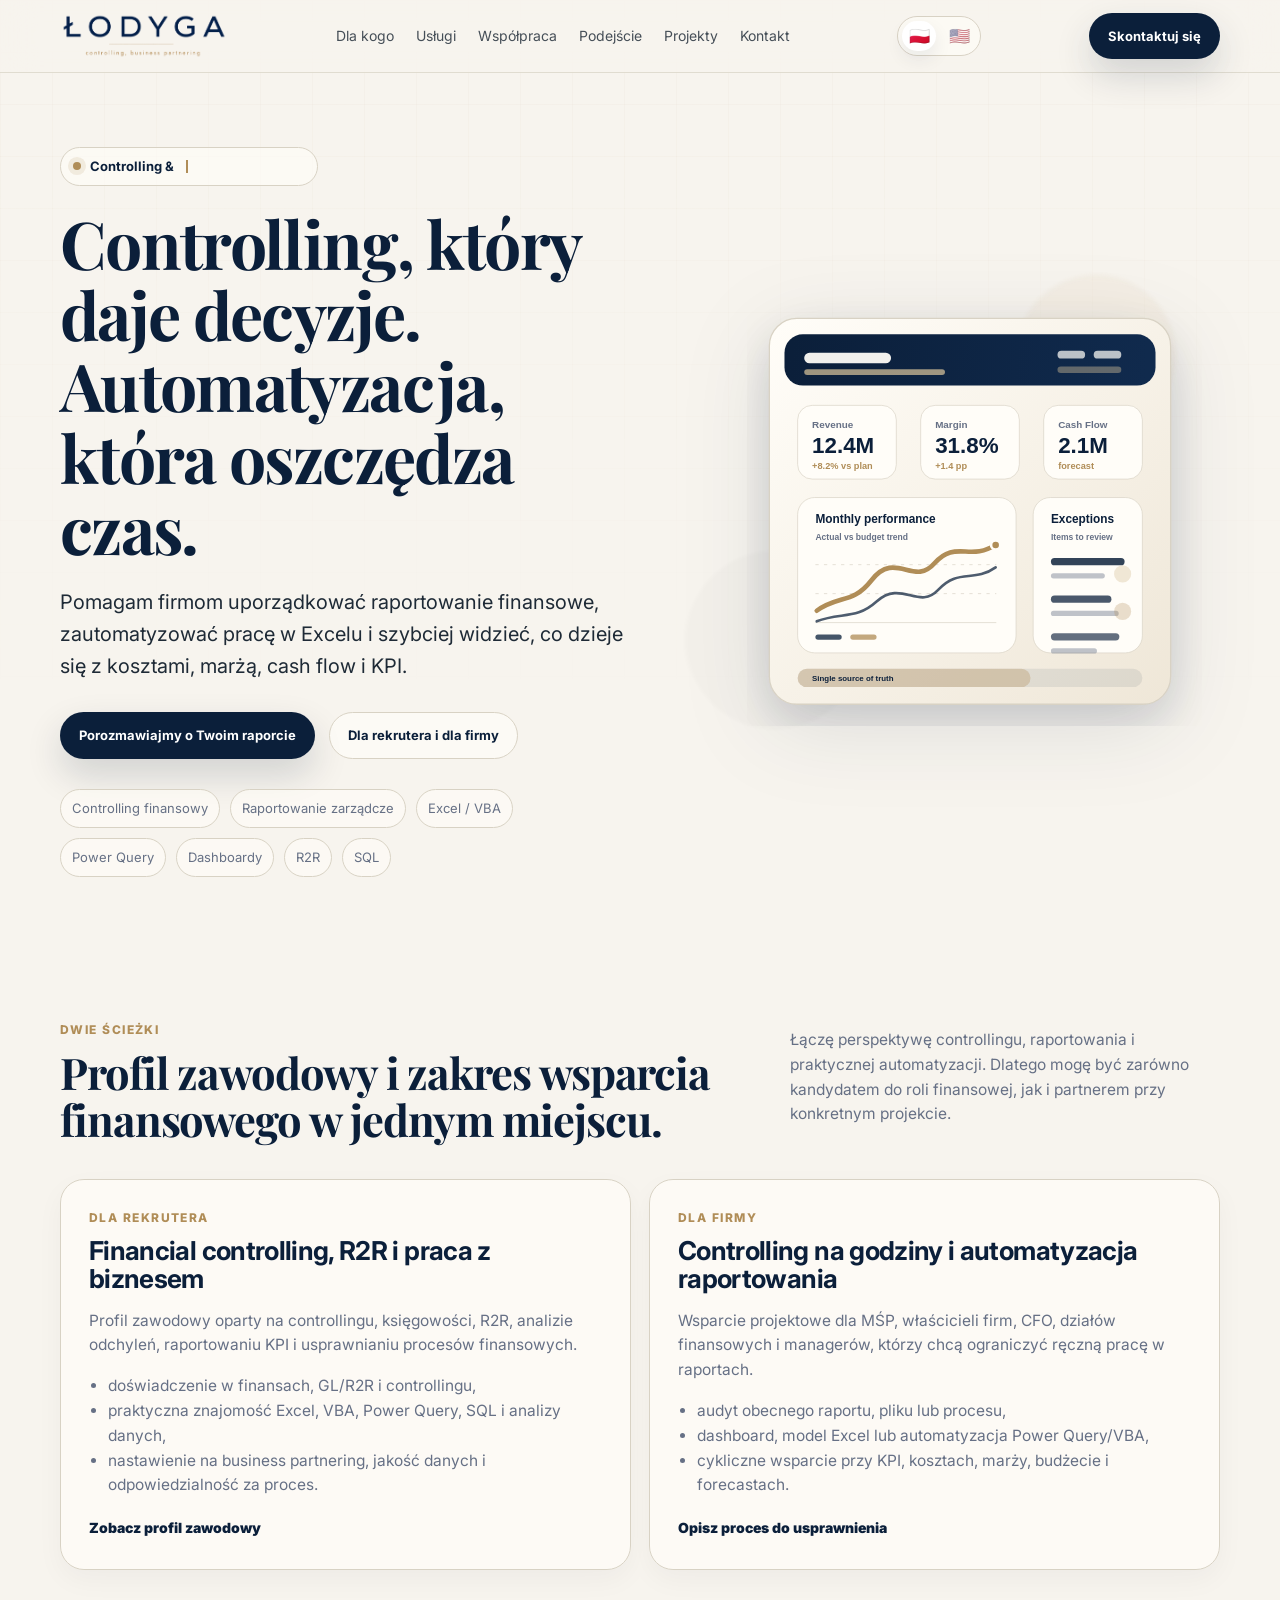
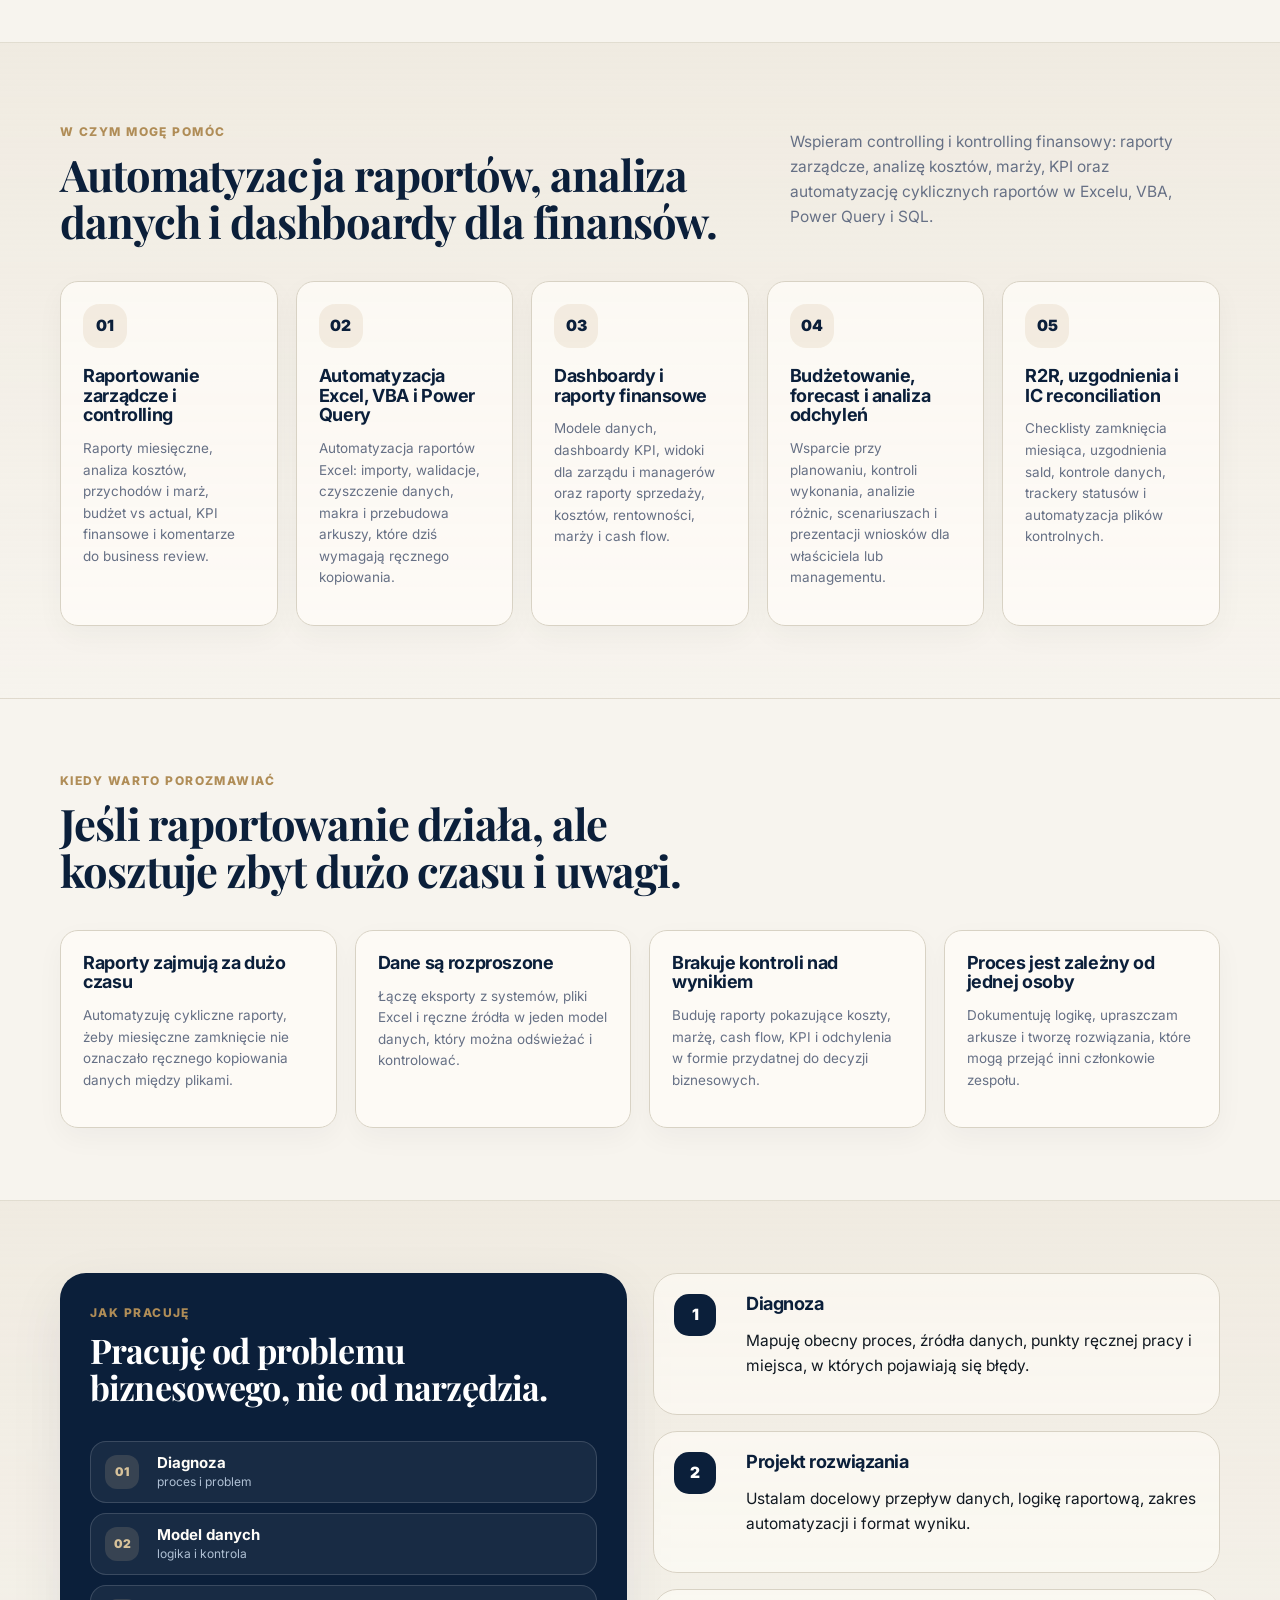
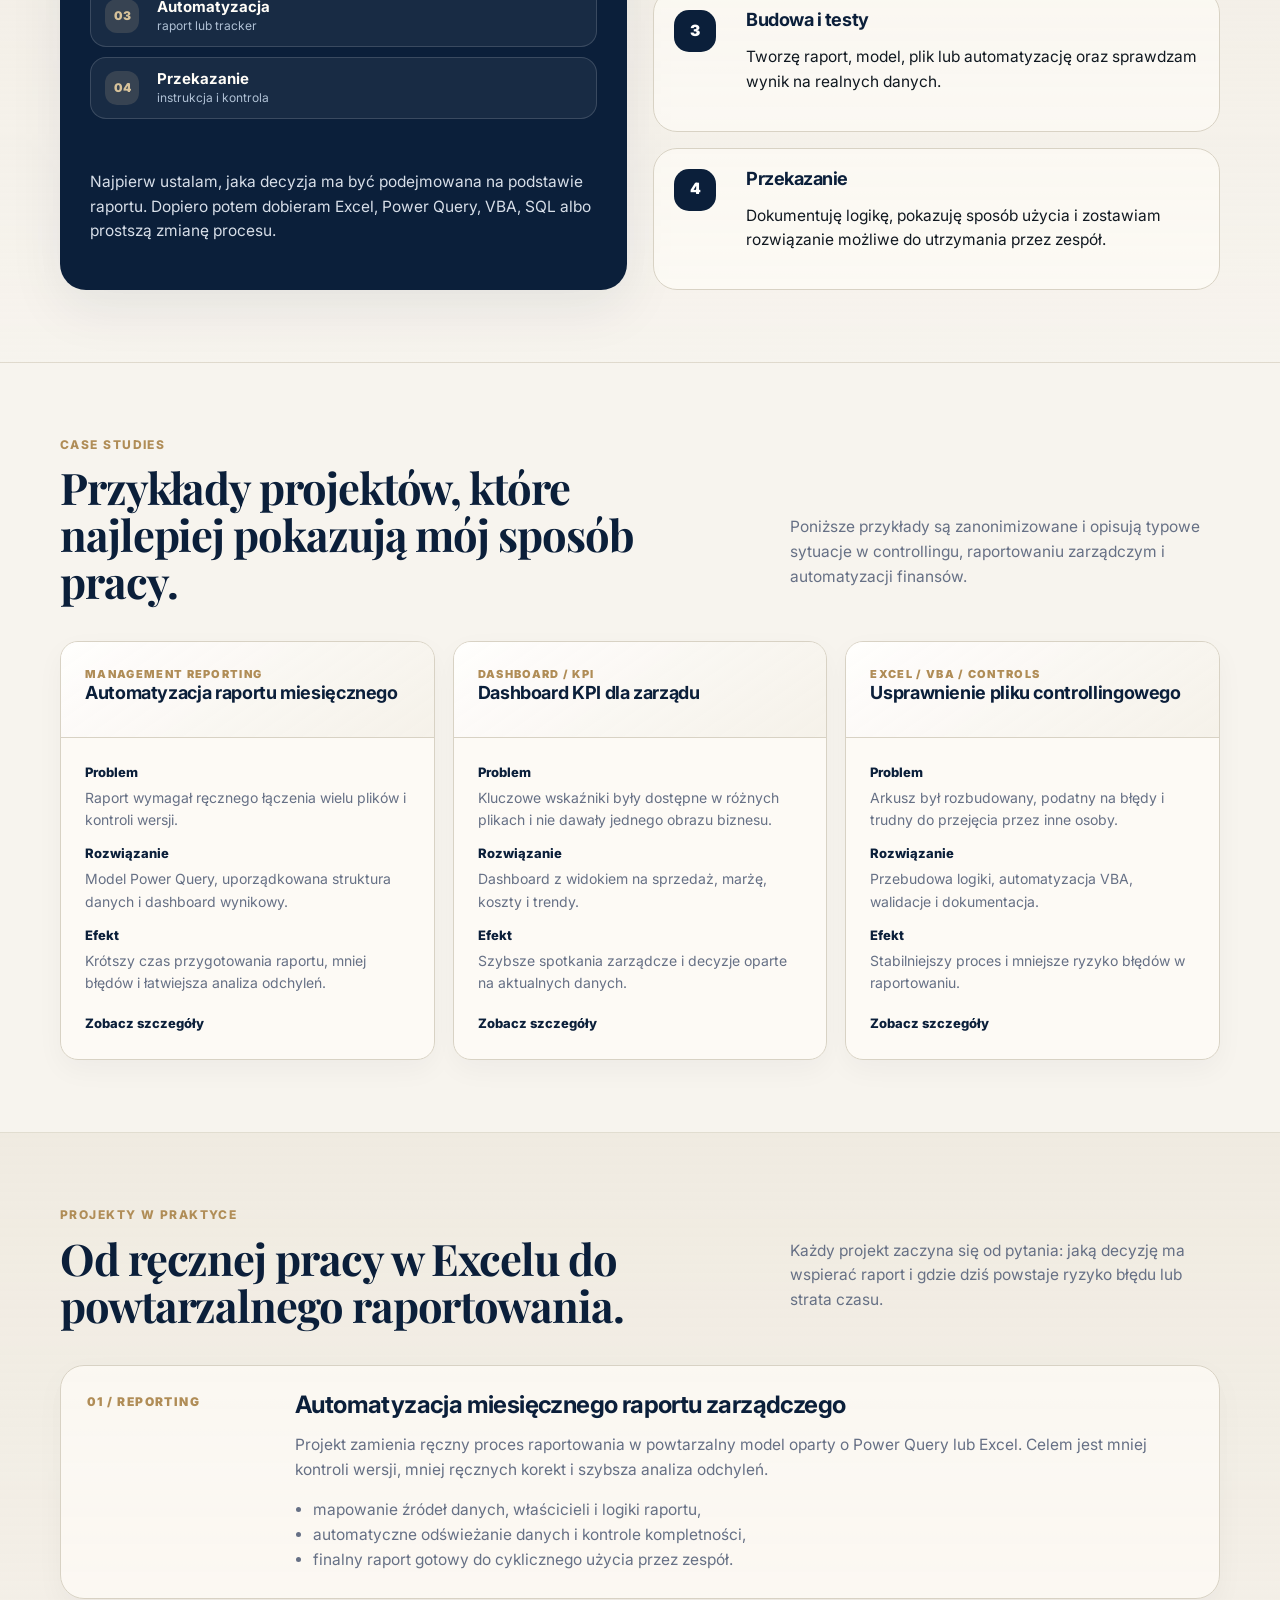
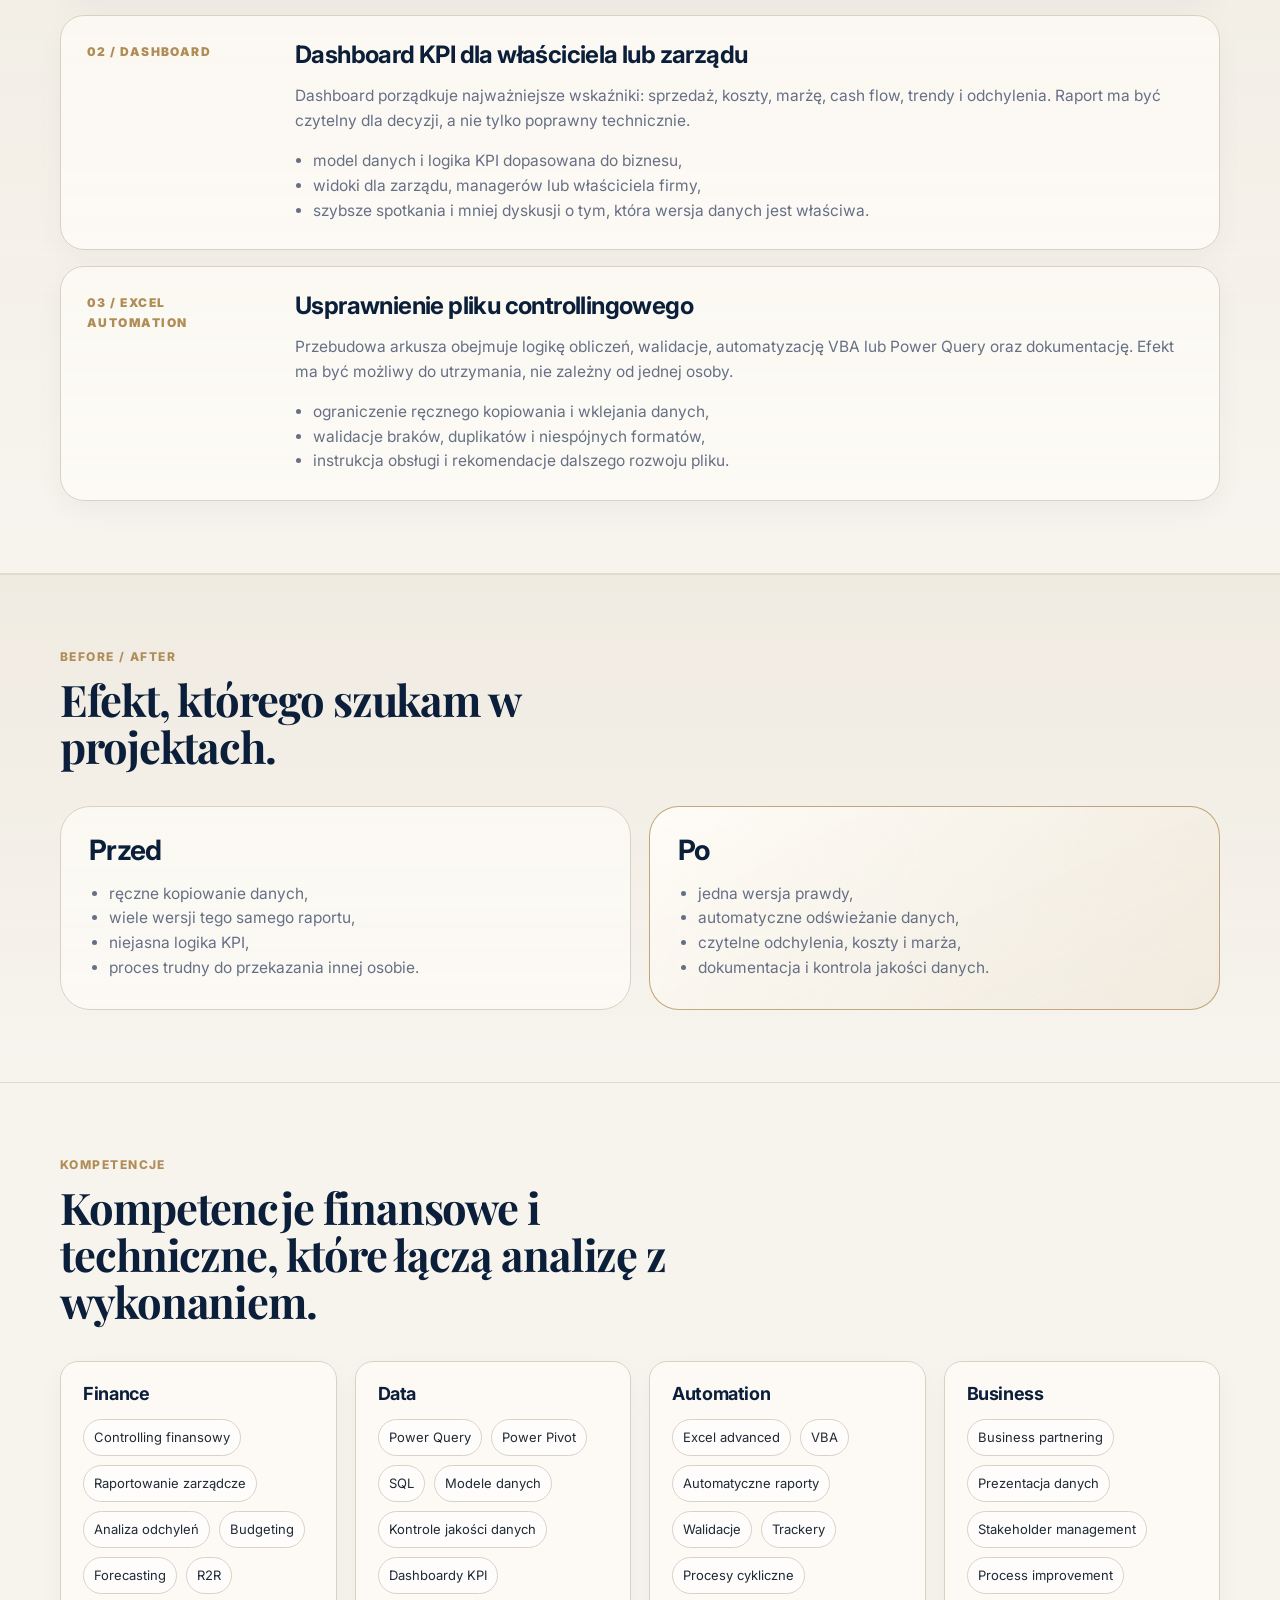
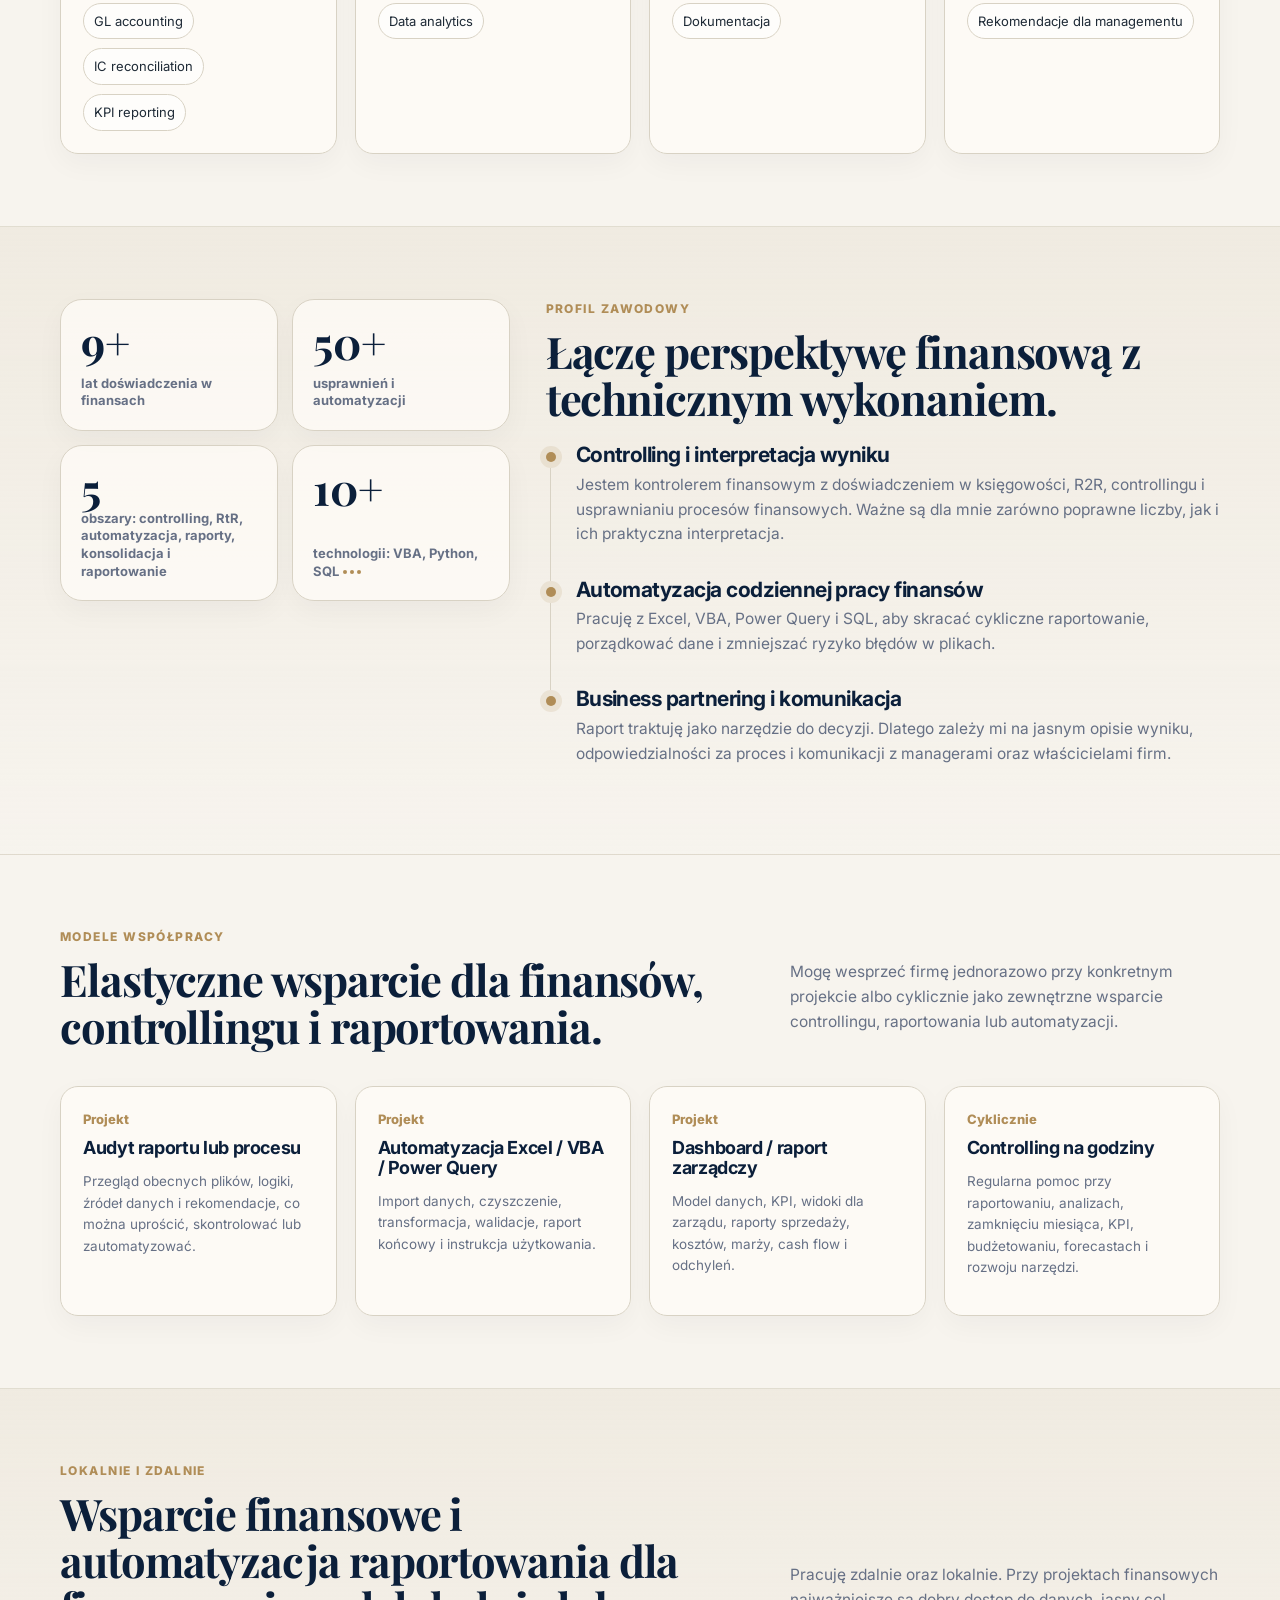
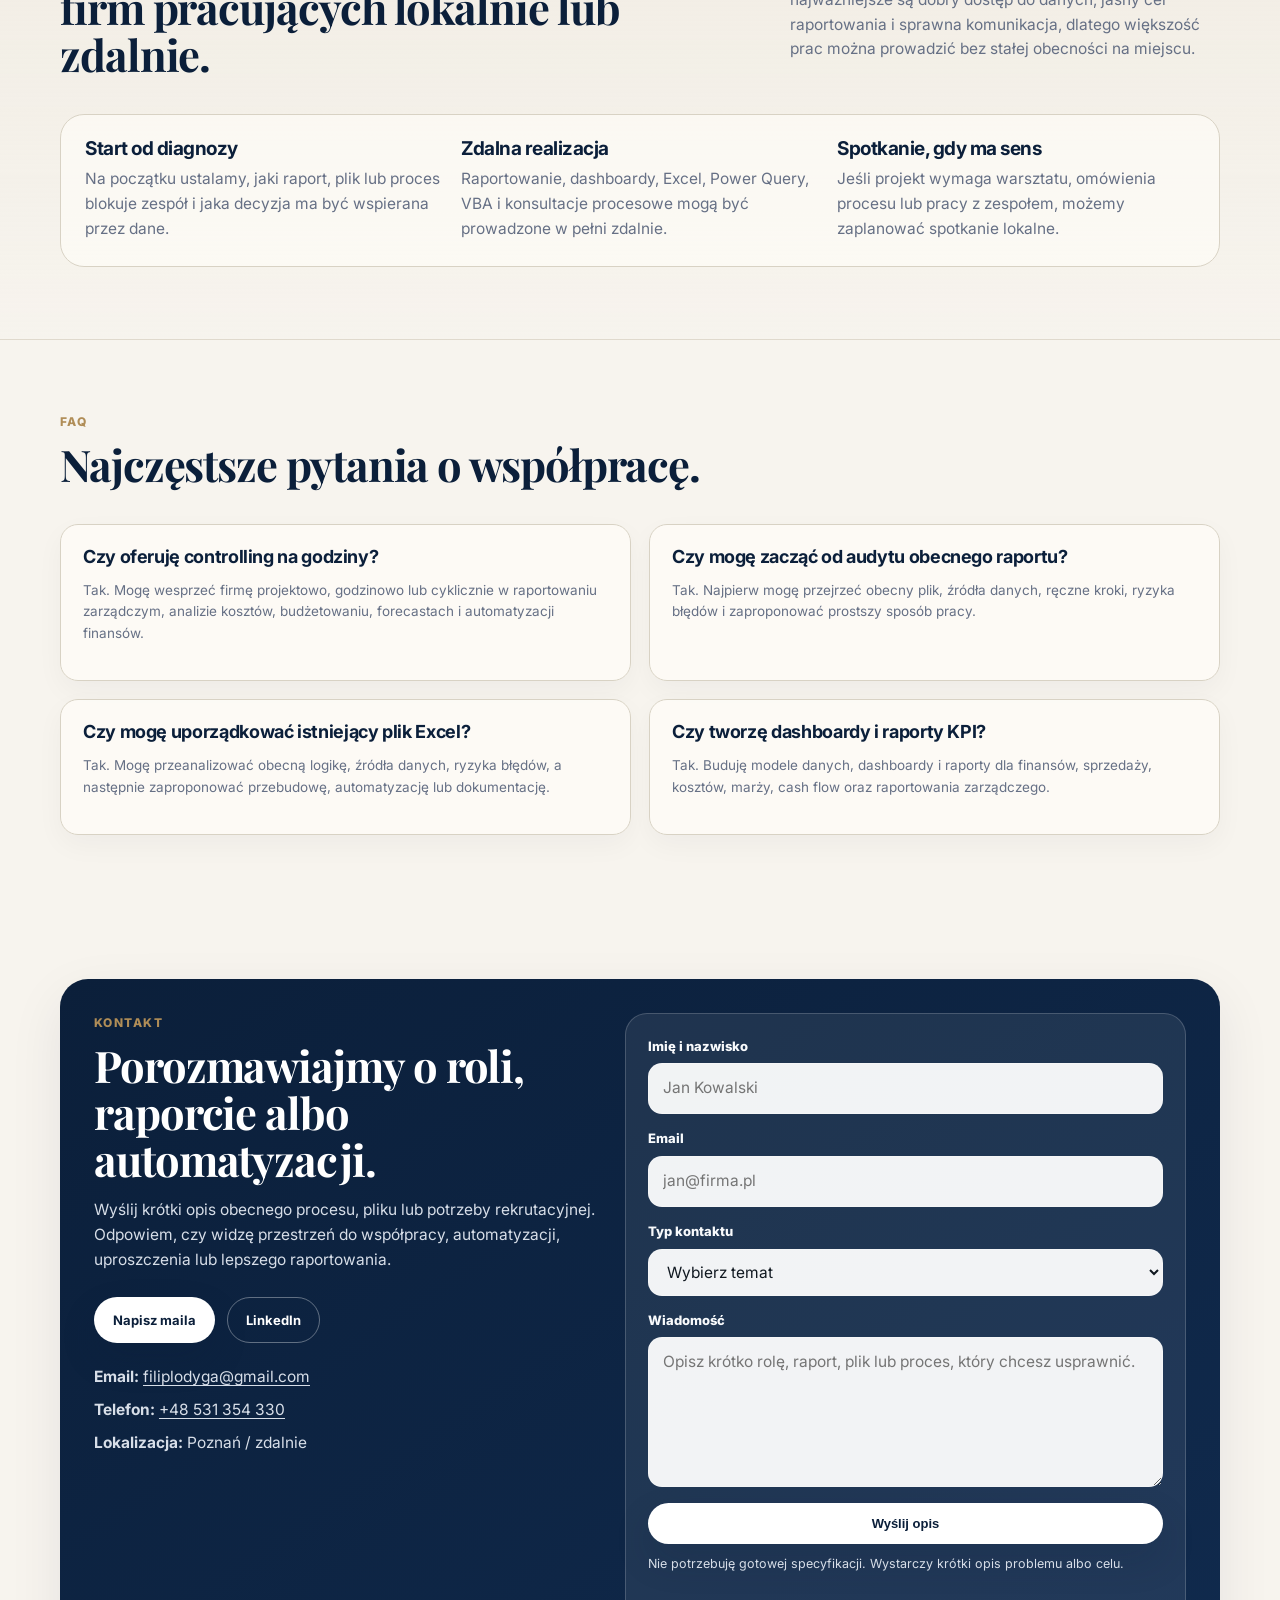
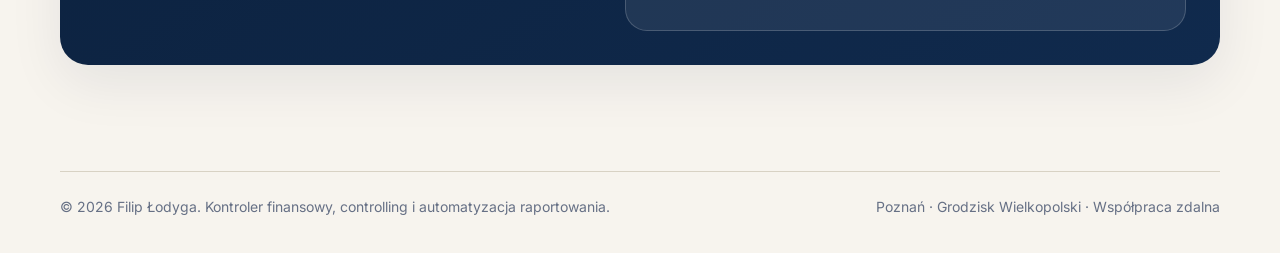
<file: index.html>
<!DOCTYPE html>
<html lang="pl">
<head>
  <meta charset="UTF-8" />
  <meta name="viewport" content="width=device-width, initial-scale=1.0" />
  <title>Kontroler finansowy Poznań | Controlling, Excel, raporty</title>
  <meta name="description" content="Kontroler finansowy z Wielkopolski. Controlling, kontrolling, Excel, VBA, SQL, dashboardy, automatyzacja raportów i raporty zarządcze dla firm." />
  <meta name="keywords" content="kontroler finansowy Poznań, controlling Poznań, kontrolling, controlling na godziny, raportowanie zarządcze, automatyzacja raportów Excel, dashboardy Excel, Excel VBA, SQL, analiza danych, Power Query, Grodzisk Wielkopolski, Wielkopolska" />
  <link rel="canonical" href="https://flodyga.pl/" />
  <link rel="alternate" hreflang="pl" href="https://flodyga.pl/" />
  <link rel="alternate" hreflang="x-default" href="https://flodyga.pl/" />
  <meta property="og:title" content="Filip Łodyga | Controlling, Excel i automatyzacja raportów" />
  <meta property="og:description" content="Kontroler finansowy: raporty zarządcze, dashboardy, Excel, VBA, SQL, analiza danych i automatyzacja raportów dla firm." />
  <meta property="og:type" content="website" />
  <meta property="og:url" content="https://flodyga.pl/" />
  <meta property="og:image" content="https://flodyga.pl/assets/og-image.svg" />
  <meta property="og:locale" content="pl_PL" />
  <meta name="twitter:card" content="summary_large_image" />
  <meta name="twitter:title" content="Filip Łodyga | Controlling, Excel i automatyzacja raportów" />
  <meta name="twitter:description" content="Kontroler finansowy: raporty zarządcze, dashboardy, Excel, VBA, SQL i automatyzacja raportów." />
  <meta name="twitter:image" content="https://flodyga.pl/assets/og-image.svg" />
  <link rel="icon" href="assets/favicon.ico" type="image/x-icon" />
  <link rel="icon" type="image/png" sizes="16x16" href="assets/favicon-16x16.png" />
  <link rel="icon" type="image/png" sizes="32x32" href="assets/favicon-32x32.png" />
  <link rel="icon" type="image/png" sizes="192x192" href="assets/favicon-192x192.png" />
  <link rel="shortcut icon" href="assets/favicon.ico" type="image/x-icon" />
  <link rel="apple-touch-icon" sizes="180x180" href="assets/apple-touch-icon.png" />
  <link rel="preconnect" href="https://fonts.googleapis.com">
  <link rel="preconnect" href="https://fonts.gstatic.com" crossorigin>
  <link href="https://fonts.googleapis.com/css2?family=Inter:wght@400;500;600;700;800&family=Playfair+Display:wght@600;700&display=swap" rel="stylesheet">
  <link rel="stylesheet" href="styles.css" />
  <script type="application/ld+json">
  {
    "@context": "https://schema.org",
    "@type": "ProfessionalService",
    "name": "Filip Łodyga - kontroler finansowy",
    "url": "https://flodyga.pl/",
    "image": "https://flodyga.pl/assets/og-image.svg",
    "email": "filiplodyga@gmail.com",
    "telephone": "+48531354330",
    "priceRange": "$$",
    "availableLanguage": ["pl", "en"],
    "address": {
      "@type": "PostalAddress",
      "addressLocality": "Grodzisk Wielkopolski",
      "addressRegion": "Wielkopolskie",
      "addressCountry": "PL"
    },
    "areaServed": [
      "Poznań",
      "Grodzisk Wielkopolski",
      "Wielkopolska",
      "Rakoniewice",
      "Wielichowo",
      "Granowo",
      "Kamieniec",
      "Nowy Tomyśl",
      "Opalenica",
      "Kościan",
      "Wolsztyn",
      "Buk",
      "Stęszew",
      "Dopiewo",
      "Komorniki",
      "Tarnowo Podgórne",
      "Luboń",
      "Swarzędz",
      "Mosina",
      "Kórnik"
    ],
    "serviceType": [
      "Controlling finansowy",
      "Kontrolling finansowy",
      "Raportowanie zarządcze",
      "Automatyzacja raportów Excel",
      "Automatyzacja Excel",
      "Power Query",
      "SQL i analiza danych",
      "Dashboardy KPI",
      "Analiza kosztów i marży",
      "R2R i IC reconciliation"
    ],
    "knowsAbout": [
      "controlling",
      "kontrolling",
      "Excel",
      "VBA",
      "SQL",
      "automatyzacja raportów",
      "dashboardy KPI",
      "raportowanie zarządcze",
      "analiza danych",
      "budżetowanie i forecast"
    ],
    "hasOfferCatalog": {
      "@type": "OfferCatalog",
      "name": "Usługi controllingu i automatyzacji raportów",
      "itemListElement": [
        {
          "@type": "Offer",
          "itemOffered": {
            "@type": "Service",
            "name": "Audyt raportu Excel lub procesu raportowania"
          }
        },
        {
          "@type": "Offer",
          "itemOffered": {
            "@type": "Service",
            "name": "Automatyzacja raportów Excel, VBA i Power Query"
          }
        },
        {
          "@type": "Offer",
          "itemOffered": {
            "@type": "Service",
            "name": "Dashboardy KPI i raporty zarządcze"
          }
        },
        {
          "@type": "Offer",
          "itemOffered": {
            "@type": "Service",
            "name": "Controlling na godziny"
          }
        }
      ]
    },
    "founder": {
      "@type": "Person",
      "name": "Filip Łodyga",
      "jobTitle": "Kontroler finansowy",
      "knowsAbout": ["controlling", "kontrolling", "Excel", "VBA", "SQL", "raportowanie zarządcze", "automatyzacja raportów"]
    },
    "sameAs": [
      "https://www.linkedin.com/in/filip-lodyga/"
    ]
  }
  </script>
  <script type="application/ld+json">
  {
    "@context": "https://schema.org",
    "@type": "FAQPage",
    "mainEntity": [
      {
        "@type": "Question",
        "name": "Czy oferuję controlling na godziny?",
        "acceptedAnswer": {
          "@type": "Answer",
          "text": "Tak. Mogę wesprzeć firmę projektowo, godzinowo lub cyklicznie w raportowaniu zarządczym, analizie kosztów, budżetowaniu, forecastach i automatyzacji procesów finansowych."
        }
      },
      {
        "@type": "Question",
        "name": "Czy mogę zacząć od audytu obecnego raportu?",
        "acceptedAnswer": {
          "@type": "Answer",
          "text": "Tak. Dobrym pierwszym krokiem jest przegląd obecnego pliku, źródeł danych, logiki raportu, ręcznych czynności i miejsc, w których najczęściej pojawiają się błędy."
        }
      },
      {
        "@type": "Question",
        "name": "Czy tworzę dashboardy i automatyzacje Excel?",
        "acceptedAnswer": {
          "@type": "Answer",
          "text": "Tak. Wspieram firmy w budowie dashboardów, modeli danych, automatyzacji Excel, VBA, Power Query oraz kontroli jakości danych."
        }
      }
    ]
  }
  </script>
</head>
<body>
  <header class="nav">
    <div class="container nav-inner">
      <a href="#top" class="brand" aria-label="Strona główna Filip Łodyga">
        <img src="assets/lodyga-logo.png" alt="Filip Łodyga" class="brand-logo" />
      </a>
      <button class="menu-toggle" aria-expanded="false" aria-controls="navLinks">Menu</button>
      <nav class="nav-links" id="navLinks" aria-label="Główne menu">
        <a href="#audience">Dla kogo</a>
        <a href="#services">Usługi</a>
        <a href="#offer">Współpraca</a>
        <a href="#approach">Podejście</a>
        <a href="#cases">Projekty</a>
        <a href="#contact">Kontakt</a>
      </nav>
      <div class="language-switch" aria-label="Wybór języka">
        <button type="button" class="lang-btn active" data-lang="pl" aria-label="Polska wersja językowa">🇵🇱</button>
        <button type="button" class="lang-btn" data-lang="en" aria-label="English language version">🇺🇸</button>
      </div>
      <a class="btn btn-primary nav-cta" href="mailto:filiplodyga@gmail.com">Skontaktuj się</a>
    </div>
  </header>

  <main id="top">
    <section class="hero">
      <div class="container hero-grid">
        <div class="reveal">
          <div class="eyebrow typing-line">Controlling & <span id="typed-word" aria-live="polite">Excel VBA</span></div>
          <h1>Controlling, który daje decyzje. Automatyzacja, która oszczędza czas.</h1>
          <p class="lead">Pomagam firmom uporządkować raportowanie finansowe, zautomatyzować pracę w Excelu i szybciej widzieć, co dzieje się z kosztami, marżą, cash flow i KPI.</p>
          <div class="hero-actions">
            <a class="btn btn-primary" href="#contact">Porozmawiajmy o Twoim raporcie</a>
            <a class="btn btn-secondary" href="#audience">Dla rekrutera i dla firmy</a>
          </div>
          <div class="chips" aria-label="Specjalizacje">
            <span class="chip">Controlling finansowy</span>
            <span class="chip">Raportowanie zarządcze</span>
            <span class="chip">Excel / VBA</span>
            <span class="chip">Power Query</span>
            <span class="chip">Dashboardy</span>
            <span class="chip">R2R</span>
            <span class="chip">SQL</span>
          </div>
        </div>

        <div class="hero-visual reveal">
          <div class="orb one"></div>
          <div class="orb two"></div>
          <img src="assets/hero-dashboard.svg" alt="Dashboard finansowy KPI do raportowania zarządczego i analizy danych" class="hero-image" />
        </div>
      </div>
    </section>

    <section id="audience" class="section">
      <div class="container">
        <div class="section-head reveal">
          <div>
            <div class="section-kicker">Dwie ścieżki</div>
            <h2>Profil zawodowy i zakres wsparcia finansowego w jednym miejscu.</h2>
          </div>
          <p class="section-desc">Łączę perspektywę controllingu, raportowania i praktycznej automatyzacji. Dlatego mogę być zarówno kandydatem do roli finansowej, jak i partnerem przy konkretnym projekcie.</p>
        </div>

        <div class="audience-grid">
          <article class="audience-card reveal">
            <div class="section-kicker">Dla rekrutera</div>
            <h3>Financial controlling, R2R i praca z biznesem</h3>
            <p>Profil zawodowy oparty na controllingu, księgowości, R2R, analizie odchyleń, raportowaniu KPI i usprawnianiu procesów finansowych.</p>
            <ul>
              <li>doświadczenie w finansach, GL/R2R i controllingu,</li>
              <li>praktyczna znajomość Excel, VBA, Power Query, SQL i analizy danych,</li>
              <li>nastawienie na business partnering, jakość danych i odpowiedzialność za proces.</li>
            </ul>
            <a class="text-link" href="#about">Zobacz profil zawodowy</a>
          </article>

          <article class="audience-card reveal">
            <div class="section-kicker">Dla firmy</div>
            <h3>Controlling na godziny i automatyzacja raportowania</h3>
            <p>Wsparcie projektowe dla MŚP, właścicieli firm, CFO, działów finansowych i managerów, którzy chcą ograniczyć ręczną pracę w raportach.</p>
            <ul>
              <li>audyt obecnego raportu, pliku lub procesu,</li>
              <li>dashboard, model Excel lub automatyzacja Power Query/VBA,</li>
              <li>cykliczne wsparcie przy KPI, kosztach, marży, budżecie i forecastach.</li>
            </ul>
            <a class="text-link" href="#contact">Opisz proces do usprawnienia</a>
          </article>
        </div>
      </div>
    </section>

    <section id="services" class="section section-alt">
      <div class="container">
        <div class="section-head reveal">
          <div>
            <div class="section-kicker">W czym mogę pomóc</div>
            <h2>Automatyzacja raportów, analiza danych i dashboardy dla finansów.</h2>
          </div>
          <p class="section-desc">Wspieram controlling i kontrolling finansowy: raporty zarządcze, analizę kosztów, marży, KPI oraz automatyzację cyklicznych raportów w Excelu, VBA, Power Query i SQL.</p>
        </div>

        <div class="cards">
          <article class="card reveal">
            <div class="icon">01</div>
            <h3>Raportowanie zarządcze i controlling</h3>
            <p>Raporty miesięczne, analiza kosztów, przychodów i marż, budżet vs actual, KPI finansowe i komentarze do business review.</p>
          </article>
          <article class="card reveal">
            <div class="icon">02</div>
            <h3>Automatyzacja Excel, VBA i Power Query</h3>
            <p>Automatyzacja raportów Excel: importy, walidacje, czyszczenie danych, makra i przebudowa arkuszy, które dziś wymagają ręcznego kopiowania.</p>
          </article>
          <article class="card reveal">
            <div class="icon">03</div>
            <h3>Dashboardy i raporty finansowe</h3>
            <p>Modele danych, dashboardy KPI, widoki dla zarządu i managerów oraz raporty sprzedaży, kosztów, rentowności, marży i cash flow.</p>
          </article>
          <article class="card reveal">
            <div class="icon">04</div>
            <h3>Budżetowanie, forecast i analiza odchyleń</h3>
            <p>Wsparcie przy planowaniu, kontroli wykonania, analizie różnic, scenariuszach i prezentacji wniosków dla właściciela lub managementu.</p>
          </article>
          <article class="card reveal">
            <div class="icon">05</div>
            <h3>R2R, uzgodnienia i IC reconciliation</h3>
            <p>Checklisty zamknięcia miesiąca, uzgodnienia sald, kontrole danych, trackery statusów i automatyzacja plików kontrolnych.</p>
          </article>
        </div>
      </div>
    </section>

    <section class="section">
      <div class="container">
        <div class="section-head reveal">
          <div>
            <div class="section-kicker">Kiedy warto porozmawiać</div>
            <h2>Jeśli raportowanie działa, ale kosztuje zbyt dużo czasu i uwagi.</h2>
          </div>
        </div>
        <div class="cards">
          <article class="card reveal"><h3>Raporty zajmują za dużo czasu</h3><p>Automatyzuję cykliczne raporty, żeby miesięczne zamknięcie nie oznaczało ręcznego kopiowania danych między plikami.</p></article>
          <article class="card reveal"><h3>Dane są rozproszone</h3><p>Łączę eksporty z systemów, pliki Excel i ręczne źródła w jeden model danych, który można odświeżać i kontrolować.</p></article>
          <article class="card reveal"><h3>Brakuje kontroli nad wynikiem</h3><p>Buduję raporty pokazujące koszty, marżę, cash flow, KPI i odchylenia w formie przydatnej do decyzji biznesowych.</p></article>
          <article class="card reveal"><h3>Proces jest zależny od jednej osoby</h3><p>Dokumentuję logikę, upraszczam arkusze i tworzę rozwiązania, które mogą przejąć inni członkowie zespołu.</p></article>
        </div>
      </div>
    </section>

    <section id="approach" class="section section-alt">
      <div class="container two-col">
        <div class="quote-box reveal">
          <div>
            <div class="section-kicker">Jak pracuję</div>
            <h3>Pracuję od problemu biznesowego, nie od narzędzia.</h3>
          </div>
          <div class="approach-framework" aria-label="Framework pracy">
            <div class="framework-row">
              <span>01</span>
              <strong>Diagnoza</strong>
              <small>proces i problem</small>
            </div>
            <div class="framework-row">
              <span>02</span>
              <strong>Model danych</strong>
              <small>logika i kontrola</small>
            </div>
            <div class="framework-row">
              <span>03</span>
              <strong>Automatyzacja</strong>
              <small>raport lub tracker</small>
            </div>
            <div class="framework-row">
              <span>04</span>
              <strong>Przekazanie</strong>
              <small>instrukcja i kontrola</small>
            </div>
          </div>
          <p>Najpierw ustalam, jaka decyzja ma być podejmowana na podstawie raportu. Dopiero potem dobieram Excel, Power Query, VBA, SQL albo prostszą zmianę procesu.</p>
        </div>

        <div class="approach">
          <div class="step reveal"><div><h3>Diagnoza</h3><p>Mapuję obecny proces, źródła danych, punkty ręcznej pracy i miejsca, w których pojawiają się błędy.</p></div></div>
          <div class="step reveal"><div><h3>Projekt rozwiązania</h3><p>Ustalam docelowy przepływ danych, logikę raportową, zakres automatyzacji i format wyniku.</p></div></div>
          <div class="step reveal"><div><h3>Budowa i testy</h3><p>Tworzę raport, model, plik lub automatyzację oraz sprawdzam wynik na realnych danych.</p></div></div>
          <div class="step reveal"><div><h3>Przekazanie</h3><p>Dokumentuję logikę, pokazuję sposób użycia i zostawiam rozwiązanie możliwe do utrzymania przez zespół.</p></div></div>
        </div>
      </div>
    </section>

    <section id="cases" class="section">
      <div class="container">
        <div class="section-head reveal">
          <div>
            <div class="section-kicker">Case studies</div>
            <h2>Przykłady projektów, które najlepiej pokazują mój sposób pracy.</h2>
          </div>
          <p class="section-desc">Poniższe przykłady są zanonimizowane i opisują typowe sytuacje w controllingu, raportowaniu zarządczym i automatyzacji finansów.</p>
        </div>

        <div class="case-grid">
          <article class="card case-card reveal">
            <div class="case-head"><div class="case-label">Management reporting</div><h3>Automatyzacja raportu miesięcznego</h3></div>
            <div class="case-body"><dl><div><dt>Problem</dt><dd>Raport wymagał ręcznego łączenia wielu plików i kontroli wersji.</dd></div><div><dt>Rozwiązanie</dt><dd>Model Power Query, uporządkowana struktura danych i dashboard wynikowy.</dd></div><div><dt>Efekt</dt><dd>Krótszy czas przygotowania raportu, mniej błędów i łatwiejsza analiza odchyleń.</dd></div></dl><a class="case-link" href="#project-reporting">Zobacz szczegóły</a></div>
          </article>
          <article class="card case-card reveal">
            <div class="case-head"><div class="case-label">Dashboard / KPI</div><h3>Dashboard KPI dla zarządu</h3></div>
            <div class="case-body"><dl><div><dt>Problem</dt><dd>Kluczowe wskaźniki były dostępne w różnych plikach i nie dawały jednego obrazu biznesu.</dd></div><div><dt>Rozwiązanie</dt><dd>Dashboard z widokiem na sprzedaż, marżę, koszty i trendy.</dd></div><div><dt>Efekt</dt><dd>Szybsze spotkania zarządcze i decyzje oparte na aktualnych danych.</dd></div></dl><a class="case-link" href="#project-kpi">Zobacz szczegóły</a></div>
          </article>
          <article class="card case-card reveal">
            <div class="case-head"><div class="case-label">Excel / VBA / controls</div><h3>Usprawnienie pliku controllingowego</h3></div>
            <div class="case-body"><dl><div><dt>Problem</dt><dd>Arkusz był rozbudowany, podatny na błędy i trudny do przejęcia przez inne osoby.</dd></div><div><dt>Rozwiązanie</dt><dd>Przebudowa logiki, automatyzacja VBA, walidacje i dokumentacja.</dd></div><div><dt>Efekt</dt><dd>Stabilniejszy proces i mniejsze ryzyko błędów w raportowaniu.</dd></div></dl><a class="case-link" href="#project-excel">Zobacz szczegóły</a></div>
          </article>
        </div>
      </div>
    </section>

    <section class="section section-alt project-details" id="projects">
      <div class="container">
        <div class="section-head reveal">
          <div>
            <div class="section-kicker">Projekty w praktyce</div>
            <h2>Od ręcznej pracy w Excelu do powtarzalnego raportowania.</h2>
          </div>
          <p class="section-desc">Każdy projekt zaczyna się od pytania: jaką decyzję ma wspierać raport i gdzie dziś powstaje ryzyko błędu lub strata czasu.</p>
        </div>

        <div class="project-stack">
          <article class="project-detail reveal" id="project-reporting">
            <div class="project-meta">01 / Reporting</div>
            <div>
              <h3>Automatyzacja miesięcznego raportu zarządczego</h3>
              <p>Projekt zamienia ręczny proces raportowania w powtarzalny model oparty o Power Query lub Excel. Celem jest mniej kontroli wersji, mniej ręcznych korekt i szybsza analiza odchyleń.</p>
              <ul>
                <li>mapowanie źródeł danych, właścicieli i logiki raportu,</li>
                <li>automatyczne odświeżanie danych i kontrole kompletności,</li>
                <li>finalny raport gotowy do cyklicznego użycia przez zespół.</li>
              </ul>
            </div>
          </article>

          <article class="project-detail reveal" id="project-kpi">
            <div class="project-meta">02 / Dashboard</div>
            <div>
              <h3>Dashboard KPI dla właściciela lub zarządu</h3>
              <p>Dashboard porządkuje najważniejsze wskaźniki: sprzedaż, koszty, marżę, cash flow, trendy i odchylenia. Raport ma być czytelny dla decyzji, a nie tylko poprawny technicznie.</p>
              <ul>
                <li>model danych i logika KPI dopasowana do biznesu,</li>
                <li>widoki dla zarządu, managerów lub właściciela firmy,</li>
                <li>szybsze spotkania i mniej dyskusji o tym, która wersja danych jest właściwa.</li>
              </ul>
            </div>
          </article>

          <article class="project-detail reveal" id="project-excel">
            <div class="project-meta">03 / Excel automation</div>
            <div>
              <h3>Usprawnienie pliku controllingowego</h3>
              <p>Przebudowa arkusza obejmuje logikę obliczeń, walidacje, automatyzację VBA lub Power Query oraz dokumentację. Efekt ma być możliwy do utrzymania, nie zależny od jednej osoby.</p>
              <ul>
                <li>ograniczenie ręcznego kopiowania i wklejania danych,</li>
                <li>walidacje braków, duplikatów i niespójnych formatów,</li>
                <li>instrukcja obsługi i rekomendacje dalszego rozwoju pliku.</li>
              </ul>
            </div>
          </article>
        </div>
      </div>
    </section>

    <section class="section section-alt">
      <div class="container">
        <div class="section-head reveal">
          <div>
            <div class="section-kicker">Before / After</div>
            <h2>Efekt, którego szukam w projektach.</h2>
          </div>
        </div>
        <div class="before-after">
          <div class="ba reveal"><h3>Przed</h3><ul><li>ręczne kopiowanie danych,</li><li>wiele wersji tego samego raportu,</li><li>niejasna logika KPI,</li><li>proces trudny do przekazania innej osobie.</li></ul></div>
          <div class="ba after reveal"><h3>Po</h3><ul><li>jedna wersja prawdy,</li><li>automatyczne odświeżanie danych,</li><li>czytelne odchylenia, koszty i marża,</li><li>dokumentacja i kontrola jakości danych.</li></ul></div>
        </div>
      </div>
    </section>

    <section id="skills" class="section">
      <div class="container">
        <div class="section-head reveal">
          <div>
            <div class="section-kicker">Kompetencje</div>
            <h2>Kompetencje finansowe i techniczne, które łączą analizę z wykonaniem.</h2>
          </div>
        </div>

        <div class="skills">
          <article class="card reveal"><h3>Finance</h3><div class="skill-list"><span>Controlling finansowy</span><span>Raportowanie zarządcze</span><span>Analiza odchyleń</span><span>Budgeting</span><span>Forecasting</span><span>R2R</span><span>GL accounting</span><span>IC reconciliation</span><span>KPI reporting</span></div></article>
          <article class="card reveal"><h3>Data</h3><div class="skill-list"><span>Power Query</span><span>Power Pivot</span><span>SQL</span><span>Modele danych</span><span>Kontrole jakości danych</span><span>Dashboardy KPI</span><span>Data analytics</span></div></article>
          <article class="card reveal"><h3>Automation</h3><div class="skill-list"><span>Excel advanced</span><span>VBA</span><span>Automatyczne raporty</span><span>Walidacje</span><span>Trackery</span><span>Procesy cykliczne</span><span>Dokumentacja</span></div></article>
          <article class="card reveal"><h3>Business</h3><div class="skill-list"><span>Business partnering</span><span>Prezentacja danych</span><span>Stakeholder management</span><span>Process improvement</span><span>Rekomendacje dla managementu</span></div></article>
        </div>
      </div>
    </section>

    <section id="about" class="section section-alt">
      <div class="container about">
        <aside class="profile-stats reveal" aria-label="Profil w liczbach">
          <div class="stat-card"><strong>9+</strong><span>lat doświadczenia w finansach</span></div>
          <div class="stat-card"><strong>50+</strong><span>usprawnień i automatyzacji</span></div>
          <div class="stat-card"><strong>5</strong><span>obszary: controlling, RtR, automatyzacja, raporty, konsolidacja i raportowanie</span></div>
          <div class="stat-card"><strong>10+</strong><span>technologii: VBA, Python, SQL<span class="dot-loader" aria-hidden="true"><i></i><i></i><i></i></span></span></div>
        </aside>

        <div class="reveal">
          <div class="section-kicker">Profil zawodowy</div>
          <h2>Łączę perspektywę finansową z technicznym wykonaniem.</h2>
          <div class="timeline">
            <div class="timeline-item"><h3>Controlling i interpretacja wyniku</h3><p>Jestem kontrolerem finansowym z doświadczeniem w księgowości, R2R, controllingu i usprawnianiu procesów finansowych. Ważne są dla mnie zarówno poprawne liczby, jak i ich praktyczna interpretacja.</p></div>
            <div class="timeline-item"><h3>Automatyzacja codziennej pracy finansów</h3><p>Pracuję z Excel, VBA, Power Query i SQL, aby skracać cykliczne raportowanie, porządkować dane i zmniejszać ryzyko błędów w plikach.</p></div>
            <div class="timeline-item"><h3>Business partnering i komunikacja</h3><p>Raport traktuję jako narzędzie do decyzji. Dlatego zależy mi na jasnym opisie wyniku, odpowiedzialności za proces i komunikacji z managerami oraz właścicielami firm.</p></div>
          </div>
        </div>
      </div>
    </section>

    <section class="section offer" id="offer">
      <div class="container">
        <div class="section-head reveal">
          <div>
            <div class="section-kicker">Modele współpracy</div>
            <h2>Elastyczne wsparcie dla finansów, controllingu i raportowania.</h2>
          </div>
          <p class="section-desc">Mogę wesprzeć firmę jednorazowo przy konkretnym projekcie albo cyklicznie jako zewnętrzne wsparcie controllingu, raportowania lub automatyzacji.</p>
        </div>

        <div class="offer-grid">
          <article class="card reveal"><div class="price">Projekt</div><h3>Audyt raportu lub procesu</h3><p>Przegląd obecnych plików, logiki, źródeł danych i rekomendacje, co można uprościć, skontrolować lub zautomatyzować.</p></article>
          <article class="card reveal"><div class="price">Projekt</div><h3>Automatyzacja Excel / VBA / Power Query</h3><p>Import danych, czyszczenie, transformacja, walidacje, raport końcowy i instrukcja użytkowania.</p></article>
          <article class="card reveal"><div class="price">Projekt</div><h3>Dashboard / raport zarządczy</h3><p>Model danych, KPI, widoki dla zarządu, raporty sprzedaży, kosztów, marży, cash flow i odchyleń.</p></article>
          <article class="card reveal"><div class="price">Cyklicznie</div><h3>Controlling na godziny</h3><p>Regularna pomoc przy raportowaniu, analizach, zamknięciu miesiąca, KPI, budżetowaniu, forecastach i rozwoju narzędzi.</p></article>
        </div>
      </div>
    </section>

    <section class="section section-alt local-section" id="local">
      <div class="container">
        <div class="section-head reveal">
          <div>
            <div class="section-kicker">Lokalnie i zdalnie</div>
            <h2>Wsparcie finansowe i automatyzacja raportowania dla firm pracujących lokalnie lub zdalnie.</h2>
          </div>
          <p class="section-desc">Pracuję zdalnie oraz lokalnie. Przy projektach finansowych najważniejsze są dobry dostęp do danych, jasny cel raportowania i sprawna komunikacja, dlatego większość prac można prowadzić bez stałej obecności na miejscu.</p>
        </div>

        <div class="local-grid reveal">
          <div>
            <h3>Start od diagnozy</h3>
            <p>Na początku ustalamy, jaki raport, plik lub proces blokuje zespół i jaka decyzja ma być wspierana przez dane.</p>
          </div>
          <div>
            <h3>Zdalna realizacja</h3>
            <p>Raportowanie, dashboardy, Excel, Power Query, VBA i konsultacje procesowe mogą być prowadzone w pełni zdalnie.</p>
          </div>
          <div>
            <h3>Spotkanie, gdy ma sens</h3>
            <p>Jeśli projekt wymaga warsztatu, omówienia procesu lub pracy z zespołem, możemy zaplanować spotkanie lokalne.</p>
          </div>
        </div>
      </div>
    </section>

    <section class="section faq" id="faq">
      <div class="container">
        <div class="section-head reveal">
          <div>
            <div class="section-kicker">FAQ</div>
            <h2>Najczęstsze pytania o współpracę.</h2>
          </div>
        </div>

        <div class="faq-grid">
          <article class="card reveal"><h3>Czy oferuję controlling na godziny?</h3><p>Tak. Mogę wesprzeć firmę projektowo, godzinowo lub cyklicznie w raportowaniu zarządczym, analizie kosztów, budżetowaniu, forecastach i automatyzacji finansów.</p></article>
          <article class="card reveal"><h3>Czy mogę zacząć od audytu obecnego raportu?</h3><p>Tak. Najpierw mogę przejrzeć obecny plik, źródła danych, ręczne kroki, ryzyka błędów i zaproponować prostszy sposób pracy.</p></article>
          <article class="card reveal"><h3>Czy mogę uporządkować istniejący plik Excel?</h3><p>Tak. Mogę przeanalizować obecną logikę, źródła danych, ryzyka błędów, a następnie zaproponować przebudowę, automatyzację lub dokumentację.</p></article>
          <article class="card reveal"><h3>Czy tworzę dashboardy i raporty KPI?</h3><p>Tak. Buduję modele danych, dashboardy i raporty dla finansów, sprzedaży, kosztów, marży, cash flow oraz raportowania zarządczego.</p></article>
        </div>
      </div>
    </section>

    <section id="contact" class="section">
      <div class="container contact-panel reveal">
        <div>
          <div class="section-kicker">Kontakt</div>
          <h2>Porozmawiajmy o roli, raporcie albo automatyzacji.</h2>
          <p>Wyślij krótki opis obecnego procesu, pliku lub potrzeby rekrutacyjnej. Odpowiem, czy widzę przestrzeń do współpracy, automatyzacji, uproszczenia lub lepszego raportowania.</p>
          <div class="contact-actions">
            <a class="btn btn-primary light" href="mailto:filiplodyga@gmail.com">Napisz maila</a>
            <a class="btn btn-secondary dark" href="https://www.linkedin.com/in/filip-lodyga/" target="_blank" rel="noreferrer">LinkedIn</a>
          </div>
          <address class="contact-info">
            <p><strong>Email:</strong> <a href="mailto:filiplodyga@gmail.com">filiplodyga@gmail.com</a></p>
            <p><strong>Telefon:</strong> <a href="tel:+48531354330">+48 531 354 330</a></p>
            <p><strong>Lokalizacja:</strong> Poznań / zdalnie</p>
          </address>
        </div>
        <form id="contact-form" class="contact-form" novalidate>
          <input type="hidden" name="access_key" value="4f78f796-d6fa-4b5a-a835-94e20a404b14">
          <input type="hidden" name="subject" value="Nowa wiadomość z flodyga.pl">
          <input type="checkbox" name="botcheck" class="botcheck" tabindex="-1" autocomplete="off">

          <div class="form-group">
            <label for="name">Imię i nazwisko</label>
            <input type="text" id="name" name="name" required placeholder="Jan Kowalski">
          </div>
          <div class="form-group">
            <label for="email">Email</label>
            <input type="email" id="email" name="email" required placeholder="jan@firma.pl">
          </div>
          <div class="form-group">
            <label for="topic">Typ kontaktu</label>
            <select id="topic" name="topic" required>
              <option value="">Wybierz temat</option>
              <option>Rekrutacja / CV</option>
              <option>Projekt freelance</option>
              <option>Audyt raportu lub pliku</option>
              <option>Dashboard / Excel / automatyzacja</option>
            </select>
          </div>
          <div class="form-group">
            <label for="message">Wiadomość</label>
            <textarea id="message" name="message" rows="5" required placeholder="Opisz krótko rolę, raport, plik lub proces, który chcesz usprawnić."></textarea>
          </div>
          <button type="submit" class="btn btn-primary light form-submit" id="submit-btn">Wyślij opis</button>
          <p class="form-note">Nie potrzebuję gotowej specyfikacji. Wystarczy krótki opis problemu albo celu.</p>
          <p class="form-status" id="form-status" role="status" aria-live="polite"></p>
        </form>
      </div>
    </section>
  </main>

  <footer class="footer">
    <div class="container footer-inner">
      <span>© 2026 Filip Łodyga. Kontroler finansowy, controlling i automatyzacja raportowania.</span>
      <span>Poznań · Grodzisk Wielkopolski · Współpraca zdalna</span>
    </div>
  </footer>

  <script src="script.js"></script>
</body>
</html>
</file>
<file: styles.css>
/* Filip Łodyga — premium personal finance page */
:root{
  --bg:#F7F4EE;
  --bg-alt:#ECE6DA;
  --navy:#0B1F3A;
  --slate:#1E2A36;
  --gold:#B08D57;
  --light-gold:#D7C29A;
  --text:#101820;
  --muted:#667085;
  --border:#D8D2C4;
  --white:#FFFDF8;
  --shadow:0 18px 54px rgba(11,31,58,.08);
  --radius:18px;
}
*{box-sizing:border-box}
html{scroll-behavior:smooth}
body{
  margin:0;
  font-family:Inter,system-ui,-apple-system,Segoe UI,sans-serif;
  font-size:15.5px;
  background:var(--bg);
  color:var(--text);
  line-height:1.6;
  overflow-x:hidden;
}
body:before{
  content:"";
  position:fixed;
  inset:0;
  background-image:linear-gradient(rgba(176,141,87,.035) 1px,transparent 1px),linear-gradient(90deg,rgba(176,141,87,.035) 1px,transparent 1px);
  background-size:52px 52px;
  mask-image:linear-gradient(to bottom,black,transparent 80%);
  pointer-events:none;
  z-index:-1;
}
a{color:inherit;text-decoration:none}
.container{width:min(1160px,calc(100% - 40px));margin-inline:auto}
.nav{position:sticky;top:0;z-index:20;background:rgba(247,244,238,.84);backdrop-filter:blur(18px);border-bottom:1px solid rgba(216,210,196,.7)}
.nav-inner{height:72px;display:flex;align-items:center;justify-content:space-between;gap:24px}
.brand{display:flex;align-items:center;min-width:150px;color:var(--navy)}
.brand-logo{width:168px;height:auto;max-height:50px;display:block;object-fit:contain}
.nav-links{display:flex;align-items:center;gap:22px;font-size:14px;color:var(--slate)}
.nav-links a{opacity:.82}.nav-links a:hover{opacity:1;color:var(--gold)}
.language-switch{display:flex;align-items:center;gap:6px;padding:4px;border:1px solid var(--border);border-radius:999px;background:rgba(255,253,248,.62)}
.lang-btn{width:34px;height:30px;border:0;border-radius:999px;background:transparent;display:grid;place-items:center;font-size:17px;cursor:pointer;transition:.2s ease;opacity:.62}
.lang-btn:hover,.lang-btn.active{background:#fff;opacity:1;box-shadow:0 8px 18px rgba(11,31,58,.08)}
.menu-toggle{display:none;border:1px solid var(--border);border-radius:999px;background:rgba(255,253,248,.7);padding:10px 14px;color:var(--navy);font-weight:800}
.btn{display:inline-flex;align-items:center;justify-content:center;gap:10px;border-radius:999px;padding:12px 18px;font-weight:700;font-size:13px;border:1px solid transparent;transition:.25s ease;cursor:pointer}
.btn-primary{background:var(--navy);color:#fff;box-shadow:0 16px 36px rgba(11,31,58,.16)}
.btn-primary:hover{transform:translateY(-2px);background:#102A4D}
.btn-secondary{border-color:var(--border);background:rgba(255,253,248,.62);color:var(--navy)}
.btn-secondary:hover{border-color:var(--gold);transform:translateY(-2px)}
.btn.light{background:#fff;color:var(--navy)}
.btn.dark{color:#fff;border-color:rgba(255,255,255,.35);background:transparent}
.hero{padding:74px 0 64px;position:relative}
.hero-grid{display:grid;grid-template-columns:1.02fr .98fr;gap:46px;align-items:center}
.eyebrow{display:inline-flex;align-items:center;gap:9px;padding:8px 12px;border:1px solid var(--border);border-radius:999px;color:var(--navy);background:rgba(255,253,248,.6);font-size:13px;font-weight:700;margin-bottom:22px}
.eyebrow:before{content:"";width:8px;height:8px;border-radius:50%;background:var(--gold);box-shadow:0 0 0 5px rgba(176,141,87,.14)}
h1,h2,h3{margin:0;color:var(--navy);line-height:1.08;letter-spacing:-.025em}
h1{font-family:'Playfair Display',serif;font-size:clamp(40px,5.8vw,66px);max-width:760px}
.lead{font-size:clamp(17px,1.7vw,20px);color:var(--slate);max-width:650px;margin:22px 0 28px}
.typing-line span{display:inline-block;min-width:122px;color:var(--gold)}
.typing-line span:after{content:"";display:inline-block;width:2px;height:1em;margin-left:3px;background:var(--gold);vertical-align:-2px;animation:blink 1s steps(2,start) infinite}
.hero-actions{display:flex;flex-wrap:wrap;gap:14px;margin:30px 0}
.chips{display:flex;flex-wrap:wrap;gap:10px;margin-top:30px}
.chip{padding:8px 11px;border:1px solid var(--border);border-radius:999px;color:var(--muted);font-size:13px;background:rgba(255,253,248,.58)}
.hero-visual{position:relative;min-height:460px}
.hero-image{position:relative;width:min(500px,100%);display:block;margin-left:auto;filter:drop-shadow(0 18px 42px rgba(11,31,58,.11));animation:float 7s ease-in-out infinite}
.orb{position:absolute;border-radius:999px;filter:blur(2px);opacity:.5}
.orb.one{width:160px;height:160px;background:rgba(215,194,154,.24);right:8%;top:0}
.orb.two{width:180px;height:180px;background:rgba(11,31,58,.045);left:2%;bottom:4%}
.section{padding:72px 0}
.section-alt{background:linear-gradient(180deg,rgba(236,230,218,.65),rgba(247,244,238,.2));border-block:1px solid rgba(216,210,196,.7)}
.section-head{display:flex;justify-content:space-between;gap:32px;align-items:end;margin-bottom:36px}
.section-kicker{color:var(--gold);font-weight:800;text-transform:uppercase;letter-spacing:.12em;font-size:12px;margin-bottom:10px}
.section h2{font-family:'Playfair Display',serif;font-size:clamp(30px,3.4vw,46px);max-width:680px}
.section-desc{max-width:430px;color:var(--muted)}
.cards{display:grid;grid-template-columns:repeat(auto-fit,minmax(210px,1fr));gap:18px}
.card{background:rgba(255,253,248,.72);border:1px solid var(--border);border-radius:var(--radius);padding:22px;box-shadow:0 10px 28px rgba(11,31,58,.04);transition:transform .28s cubic-bezier(.2,.8,.2,1),box-shadow .28s ease,border-color .28s ease,background .28s ease;position:relative;overflow:hidden}
.card:before{content:"";position:absolute;top:0;left:0;right:0;height:3px;background:linear-gradient(90deg,var(--gold),transparent);opacity:0;transition:.25s}
.card:after{content:"";position:absolute;inset:0;background:linear-gradient(120deg,transparent 0%,rgba(255,255,255,.46) 45%,transparent 70%);transform:translateX(-120%);transition:transform .55s ease;pointer-events:none}
.card:hover{transform:translateY(-8px) scale(1.012);box-shadow:0 22px 48px rgba(11,31,58,.09);border-color:rgba(176,141,87,.65);background:rgba(255,253,248,.88)}
.card:hover:before{opacity:1}
.card:hover:after{transform:translateX(120%)}
.icon{width:44px;height:44px;border-radius:16px;display:grid;place-items:center;background:rgba(176,141,87,.12);color:var(--navy);font-weight:900;margin-bottom:18px}
.card h3{font-size:18px;margin-bottom:10px;letter-spacing:-.02em}
.card p,.card li{color:var(--muted);font-size:13.5px}
.card ul{padding-left:18px;margin:12px 0 0}
.audience-grid{display:grid;grid-template-columns:1fr 1fr;gap:18px}
.audience-card{border:1px solid var(--border);border-radius:24px;background:rgba(255,253,248,.72);padding:28px;box-shadow:0 10px 28px rgba(11,31,58,.04)}
.audience-card h3{font-size:26px;margin-bottom:12px}
.audience-card p,.audience-card li{color:var(--muted)}
.audience-card ul{margin:16px 0 18px;padding-left:19px}
.text-link{display:inline-flex;color:var(--navy);font-weight:900;font-size:14px}
.text-link:hover{color:var(--gold)}
.two-col{display:grid;grid-template-columns:1fr 1fr;gap:26px}
.approach{counter-reset:step;display:grid;gap:16px}
.step{counter-increment:step;display:grid;grid-template-columns:56px 1fr;gap:16px;align-items:start;background:rgba(255,253,248,.58);border:1px solid var(--border);border-radius:24px;padding:20px}
.step:before{content:counter(step);width:42px;height:42px;border-radius:15px;background:var(--navy);color:#fff;display:grid;place-items:center;font-weight:900}
.quote-box{border-radius:26px;background:var(--navy);color:#fff;padding:30px;min-height:100%;display:flex;flex-direction:column;justify-content:space-between;box-shadow:var(--shadow)}
.quote-box h3{font-family:'Playfair Display',serif;color:#fff;font-size:34px}
.quote-box p{color:#D7DEE8}
.approach-framework{display:grid;gap:10px;margin:28px 0}
.framework-row{display:grid;grid-template-columns:38px 1fr;gap:3px 14px;align-items:center;padding:13px 14px;border:1px solid rgba(255,255,255,.15);border-radius:16px;background:rgba(255,255,255,.055)}
.framework-row span{grid-row:1/3;width:34px;height:34px;border-radius:12px;display:grid;place-items:center;background:rgba(215,194,154,.16);color:var(--light-gold);font-weight:900;font-size:12px}
.framework-row strong{color:#FFFDF8;font-size:15px;line-height:1.1}
.framework-row small{color:#AFC0D4;font-size:12px;line-height:1.2}
.case-grid{display:grid;grid-template-columns:repeat(3,1fr);gap:18px}
.case-card{padding:0;overflow:hidden}
.case-head{padding:24px;border-bottom:1px solid var(--border);background:linear-gradient(145deg,rgba(255,255,255,.75),rgba(236,230,218,.45))}
.case-body{padding:24px}
.case-label{font-size:11px;font-weight:900;color:var(--gold);letter-spacing:.12em;text-transform:uppercase}
.case-card dl{display:grid;gap:12px;margin:0}
.case-card dt{font-weight:800;color:var(--navy);font-size:13px}
.case-card dd{margin:4px 0 0;color:var(--muted);font-size:14px}
.case-link{display:inline-flex;margin-top:18px;color:var(--navy);font-weight:800;font-size:13px}
.case-link:hover{color:var(--gold)}
.project-stack{display:grid;gap:16px}
.project-detail{display:grid;grid-template-columns:180px 1fr;gap:28px;padding:26px;border:1px solid var(--border);border-radius:24px;background:rgba(255,253,248,.68);box-shadow:0 10px 28px rgba(11,31,58,.04);scroll-margin-top:96px}
.project-detail h3{font-size:24px;margin-bottom:10px}
.project-detail p,.project-detail li{color:var(--muted)}
.project-detail ul{margin:14px 0 0;padding-left:18px}
.project-meta{color:var(--gold);font-weight:900;font-size:12px;letter-spacing:.12em;text-transform:uppercase}
.before-after{display:grid;grid-template-columns:1fr 1fr;gap:18px}
.ba{border-radius:30px;padding:28px;border:1px solid var(--border);background:rgba(255,253,248,.62)}
.ba h3{font-size:28px;margin-bottom:16px}
.ba ul{margin:0;padding-left:20px;color:var(--muted)}
.ba.after{border-color:rgba(176,141,87,.75);background:linear-gradient(145deg,rgba(255,253,248,.9),rgba(215,194,154,.16))}
.skills{display:grid;grid-template-columns:repeat(auto-fit,minmax(240px,1fr));gap:18px}
.skill-list{display:flex;flex-wrap:wrap;gap:9px;margin-top:16px}
.skill-list span{border:1px solid var(--border);border-radius:999px;padding:7px 10px;color:var(--slate);background:rgba(255,255,255,.48);font-size:13px}
.about{display:grid;grid-template-columns:.8fr 1.2fr;gap:36px;align-items:start}
.profile-stats{position:sticky;top:104px;display:grid;grid-template-columns:1fr 1fr;gap:14px}
.stat-card{min-height:132px;border:1px solid var(--border);border-radius:22px;background:rgba(255,253,248,.72);padding:20px;display:flex;flex-direction:column;justify-content:space-between;box-shadow:0 10px 28px rgba(11,31,58,.04)}
.stat-card strong{font-family:'Playfair Display',serif;font-size:44px;line-height:1;color:var(--navy)}
.stat-card span{color:var(--muted);font-weight:700;font-size:13px;line-height:1.35}
.dot-loader{display:inline-flex;gap:3px;margin-left:4px;vertical-align:middle}
.dot-loader i{width:4px;height:4px;border-radius:50%;background:var(--gold);display:block;animation:dots 1.1s infinite ease-in-out}
.dot-loader i:nth-child(2){animation-delay:.15s}
.dot-loader i:nth-child(3){animation-delay:.3s}
.timeline{display:grid;gap:16px;margin-top:22px}
.timeline-item{position:relative;padding-left:30px}
.timeline-item:before{content:"";position:absolute;left:0;top:8px;width:10px;height:10px;border-radius:50%;background:var(--gold);box-shadow:0 0 0 6px rgba(176,141,87,.14)}
.timeline-item:after{content:"";position:absolute;left:4px;top:24px;bottom:-18px;width:1px;background:var(--border)}
.timeline-item:last-child:after{display:none}
.timeline-item h3{font-size:21px;margin-bottom:6px}
.timeline-item p{color:var(--muted);margin-top:0}
.offer-grid{display:grid;grid-template-columns:repeat(4,1fr);gap:18px}
.offer .price{font-size:13px;font-weight:800;color:var(--gold);margin-bottom:8px}
.local-grid{display:grid;grid-template-columns:repeat(3,1fr);gap:18px;border:1px solid var(--border);border-radius:24px;background:rgba(255,253,248,.62);padding:24px}
.local-grid h3{font-size:19px;margin-bottom:8px}
.local-grid p{color:var(--muted);margin:0}
.faq-grid{display:grid;grid-template-columns:repeat(2,1fr);gap:18px}
.contact-panel{display:grid;grid-template-columns:.9fr 1fr;gap:26px;background:linear-gradient(145deg,var(--navy),#102A4D);border-radius:28px;padding:34px;color:#fff;box-shadow:var(--shadow)}
.contact-panel h2{color:#fff}
.contact-panel p{color:#D7DEE8}
.contact-actions{display:flex;flex-wrap:wrap;gap:12px;margin-top:24px}
.contact-info{margin-top:22px;font-style:normal}
.contact-info p{margin:8px 0;color:#D7DEE8}
.contact-info a{text-decoration:underline;text-decoration-thickness:1px;text-underline-offset:3px}
.contact-form{background:rgba(255,255,255,.08);border:1px solid rgba(255,255,255,.18);border-radius:22px;padding:22px}
.form-group{display:grid;gap:7px;margin-bottom:14px}
.form-group label{font-size:13px;font-weight:800;color:#F8FAFC}
.form-group input,.form-group textarea,.form-group select{width:100%;border:1px solid rgba(255,255,255,.22);border-radius:14px;background:rgba(255,255,255,.94);color:var(--text);padding:12px 14px;font:inherit;outline:none;transition:border-color .2s ease,box-shadow .2s ease,background .2s ease}
.form-group textarea{resize:vertical;min-height:126px}
.form-group input:focus,.form-group textarea:focus,.form-group select:focus{border-color:var(--light-gold);box-shadow:0 0 0 4px rgba(215,194,154,.18);background:#fff}
.botcheck{display:none}
.form-submit{width:100%;margin-top:2px}
.form-submit:disabled{opacity:.68;cursor:wait;transform:none}
.form-note{margin:10px 0 0;color:#AFC0D4;font-size:12.5px}
.form-status{min-height:22px;margin:12px 0 0;font-size:13px;color:#D7DEE8}
.form-status.success{color:#D7F7D7}
.form-status.error{color:#FFD4D4}
.footer{padding:34px 0;color:var(--muted);font-size:14px}
.footer-inner{display:flex;justify-content:space-between;gap:18px;border-top:1px solid var(--border);padding-top:24px}
.reveal{opacity:0;transform:translateY(18px);transition:opacity .65s ease,transform .65s ease}
.reveal.visible{opacity:1;transform:translateY(0)}
@keyframes float{0%,100%{transform:translateY(0)}50%{transform:translateY(-14px)}}
@keyframes blink{50%{opacity:0}}
@keyframes dots{0%,80%,100%{opacity:.25;transform:translateY(0)}40%{opacity:1;transform:translateY(-3px)}}
@media(max-width:980px){
  .hero-grid,.two-col,.about,.contact-panel{grid-template-columns:1fr}
  .cards,.offer-grid,.audience-grid,.local-grid,.faq-grid{grid-template-columns:repeat(2,1fr)}
  .case-grid{grid-template-columns:1fr}
  .section-head{display:block}
  .hero-visual{min-height:auto}
  .hero-image{margin:24px auto 0}
  .profile-stats{position:static}
  .before-after{grid-template-columns:1fr}
  .menu-toggle{display:inline-flex}
  .project-detail{grid-template-columns:1fr;gap:12px}
  .nav-links{position:absolute;left:20px;right:20px;top:72px;display:none;flex-direction:column;align-items:stretch;background:var(--white);border:1px solid var(--border);border-radius:22px;padding:16px;box-shadow:var(--shadow)}
  .nav-links.open{display:flex}
  .nav-cta{display:none}
  .language-switch{margin-left:auto}
  .brand-logo{width:150px}
}
@media(max-width:620px){
  .container{width:min(100% - 28px,1160px)}
  .hero{padding-top:58px}
  .cards,.offer-grid,.audience-grid,.local-grid,.faq-grid{grid-template-columns:1fr}
  .footer-inner{display:block}
  .btn{width:100%}
  .brand{min-width:118px}
  .brand-logo{width:126px}
  .contact-panel{padding:24px}
  .typing-line span{min-width:108px}
}
</file>
